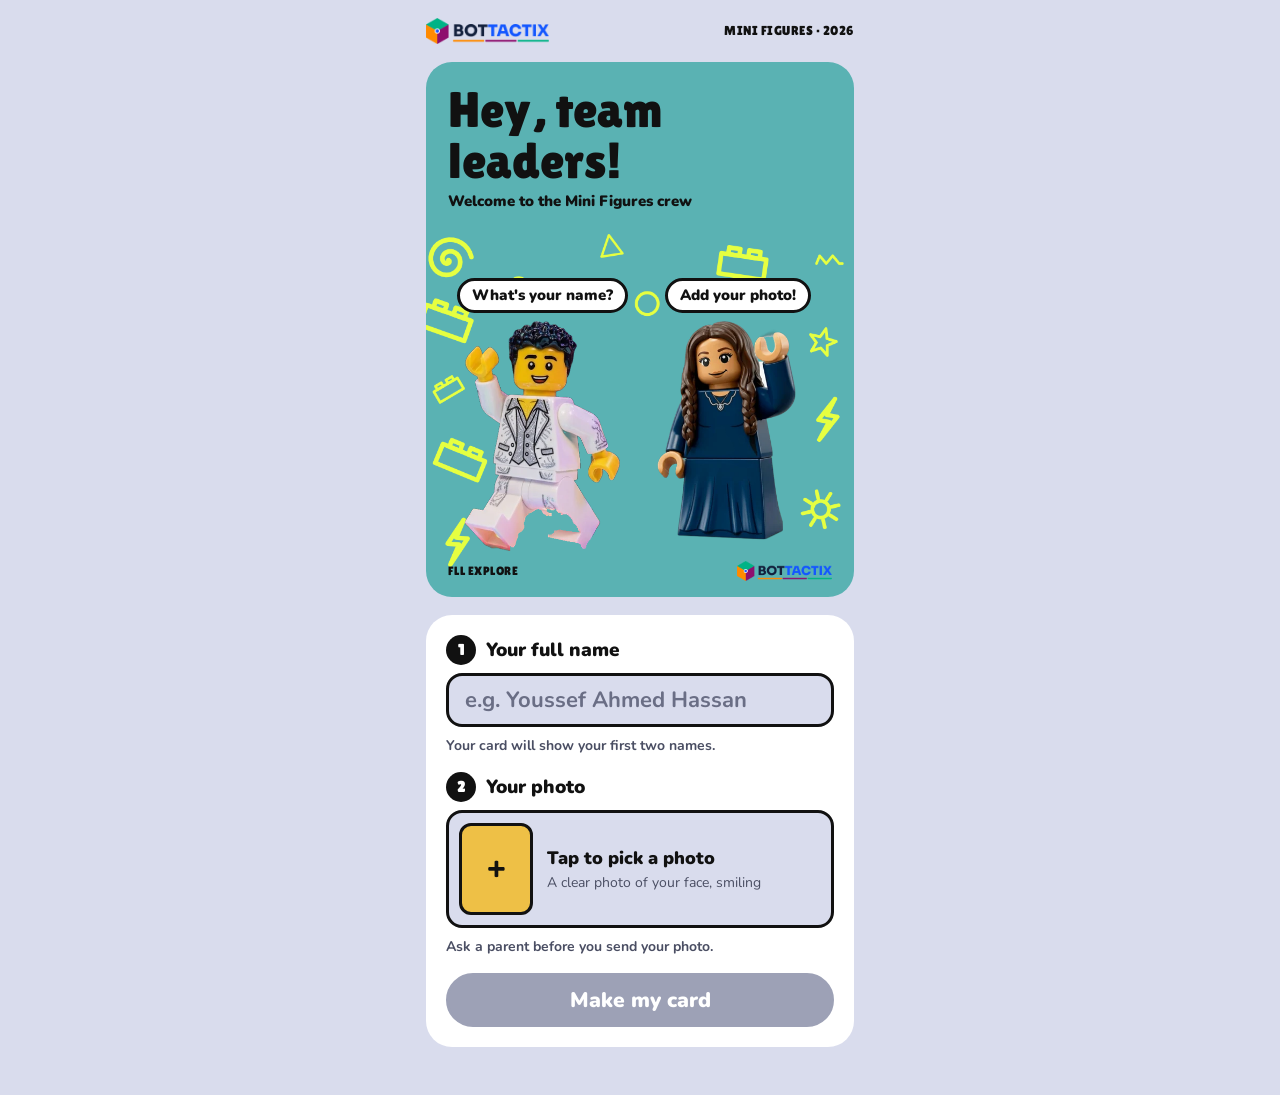
<file: index.html>
<!DOCTYPE html>
<html lang="en">
<head>
<meta charset="utf-8">
<meta name="viewport" content="width=device-width, initial-scale=1">
<title>Mini Figures</title>
<link rel="preconnect" href="https://fonts.googleapis.com">
<link rel="preconnect" href="https://fonts.gstatic.com" crossorigin>
<link href="https://fonts.googleapis.com/css2?family=Lilita+One&family=Fredoka:wght@600;700&family=Sora:wght@800&family=Baloo+Bhaijaan+2:wght@800&family=Nunito:wght@600;800;900&display=swap" rel="stylesheet">
<style>
:root {
  /* Flat collectible-card world: lavender page, bold solid card colors, black ink, neon doodles. No shadows. */
  --page: #D9DCED;
  --ink: #111111;
  --paper: #FFFFFF;
  --teal: #5AB2B3;
  --navy: #073F72;
  --red: #DE5340;
  --yellow: #EEC046;
  --display: "Lilita One", system-ui, sans-serif;
  --body: "Nunito", system-ui, sans-serif;
  color-scheme: light;
}
* { box-sizing: border-box; }
html, body { margin: 0; }
body { background: var(--page); color: var(--ink); font-family: var(--body); font-size: 17px; line-height: 1.5; }
.col { max-width: 460px; margin: 0 auto; padding: 18px 16px 48px; display: flex; flex-direction: column; gap: 18px; }
.top { display: flex; align-items: center; justify-content: space-between; gap: 12px; }
.top img { height: 26px; width: auto; }
.tag { font-family: var(--display); font-size: 13px; letter-spacing: .04em; }
h1, h2 { margin: 0; font-family: var(--display); font-weight: 400; line-height: 1.02; text-wrap: balance; }

.hero { position: relative; background: var(--teal); border-radius: 26px; padding: 22px 22px 16px; overflow: hidden; aspect-ratio: 720 / 900; display: flex; flex-direction: column; }
.hero canvas { position: absolute; inset: 0; width: 100%; height: 100%; }
.hero .head { position: relative; display: flex; flex-direction: column; gap: 4px; }
.hero h1 { font-size: clamp(34px, 10.5vw, 50px); }
.hero .sub { font-weight: 900; font-size: 15px; }
.stage { position: relative; flex: 1; display: grid; grid-template-columns: 1fr 1fr; align-items: end; gap: 6px; }
.fig { position: relative; display: flex; flex-direction: column; align-items: center; justify-content: flex-end; height: 100%; }
.fig img { width: 100%; max-height: 230px; object-fit: contain; object-position: bottom; transform-origin: 50% 100%; }
.bubble { background: var(--paper); border: 3px solid var(--ink); border-radius: 18px; padding: 5px 12px; font-weight: 900; font-size: 15px; line-height: 1.3; text-align: center; margin-bottom: 8px; min-height: 2.1em; max-width: 100%; overflow-wrap: anywhere; display: flex; align-items: center; }
.hero .foot { position: relative; display: flex; justify-content: space-between; align-items: center; margin-top: 10px; }
.hero .foot img { height: 20px; }
.hero .foot .tag { font-size: 12px; }

.panel { background: var(--paper); border-radius: 26px; padding: 20px; display: flex; flex-direction: column; gap: 16px; }
.field { display: flex; flex-direction: column; gap: 8px; }
.lab { display: flex; align-items: center; gap: 10px; font-weight: 900; font-size: 19px; }
.num { width: 30px; height: 30px; border-radius: 50%; background: var(--ink); color: var(--paper); display: inline-flex; align-items: center; justify-content: center; font-family: var(--display); font-size: 15px; flex: none; }
.lab.done .num { background: var(--teal); color: var(--ink); }
input[type="text"] { font-family: var(--body); font-weight: 900; font-size: 22px; color: var(--ink); background: var(--page); border: 3px solid var(--ink); border-radius: 16px; padding: 9px 16px; width: 100%; outline: none; }
input[type="text"]:focus { background: #EEF0FA; border-color: var(--navy); }
input[type="text"]::placeholder { color: #6A6E85; font-weight: 700; }
.pick { display: flex; align-items: center; gap: 14px; background: var(--page); border: 3px solid var(--ink); border-radius: 16px; padding: 10px; cursor: pointer; text-align: left; font: inherit; color: inherit; width: 100%; }
.pick:hover { background: #EEF0FA; }
.pick:focus-visible, button:focus-visible, a.btn:focus-visible { outline: 3px solid var(--navy); outline-offset: 3px; }
.thumb { width: 74px; height: 92px; border-radius: 12px; border: 3px solid var(--ink); background: var(--yellow); flex: none; display: flex; align-items: center; justify-content: center; overflow: hidden; font-family: var(--display); font-size: 32px; }
.thumb img { width: 100%; height: 100%; object-fit: cover; }
.pick .t1 { font-weight: 900; font-size: 18px; display: block; }
.pick .t2 { font-size: 14px; color: #4A4E63; display: block; }
.hint { font-size: 14px; font-weight: 700; color: #4A4E63; }
.err { color: #B3261E; font-weight: 800; font-size: 15px; }
.err:empty { display: none; }

button.main, a.btn.main { font-family: var(--body); font-weight: 900; font-size: 21px; background: var(--ink); color: var(--paper); border: 3px solid var(--ink); border-radius: 999px; padding: 10px 24px; cursor: pointer; width: 100%; text-align: center; text-decoration: none; display: block; }
button.main:hover { background: var(--navy); border-color: var(--navy); }
button.main:disabled { background: #9DA1B6; border-color: #9DA1B6; cursor: not-allowed; }
.btns { display: grid; grid-template-columns: 1fr 1fr; gap: 10px; }
button.alt, a.btn.alt { font-family: var(--body); font-weight: 900; font-size: 17px; background: var(--paper); color: var(--ink); border: 3px solid var(--ink); border-radius: 999px; padding: 8px 14px; cursor: pointer; text-align: center; text-decoration: none; }
button.alt:hover, a.btn.alt:hover { background: #EEF0FA; }
button.alt:disabled { opacity: .5; cursor: not-allowed; }

#result { display: none; flex-direction: column; gap: 14px; }
#result.show { display: flex; }
#result h2 { font-size: 30px; }
#cardCanvas, #cardImg { width: 100%; height: auto; display: block; border-radius: 26px; }
#cardImg { display: none; -webkit-touch-callout: default; }
.note { font-weight: 800; margin: 0; }
.status { display: inline-flex; align-items: center; gap: 8px; font-weight: 900; font-size: 15px; background: var(--paper); border-radius: 999px; padding: 5px 14px; width: fit-content; }
.dot { width: 12px; height: 12px; border-radius: 50%; background: #9DA1B6; }
.status.ok .dot { background: #1F9D55; }
.status.bad .dot { background: var(--red); }

@media (prefers-reduced-motion: no-preference) {
  .fig img { animation: bob 2.4s ease-in-out infinite; }
  .fig:nth-child(2) img { animation-delay: -1.2s; }
  .fig.jump img { animation: jump .55s ease-out; }
  .bubble.pop { animation: pop .35s ease-out; }
  #result.show { animation: rise .4s ease-out; }
  @keyframes bob { 0%, 100% { transform: translateY(0) rotate(0); } 50% { transform: translateY(-6px) rotate(2deg); } }
  @keyframes jump { 0% { transform: translateY(0); } 35% { transform: translateY(-26px) rotate(-4deg); } 70% { transform: translateY(0) scaleY(.94); } 100% { transform: none; } }
  @keyframes pop { 0% { transform: scale(.7); } 70% { transform: scale(1.06); } 100% { transform: none; } }
  @keyframes rise { from { transform: translateY(16px); opacity: .4; } to { transform: none; opacity: 1; } }
}
</style>
</head>
<body>
<div class="col">
  <div class="top">
    <img src="[data-uri]" alt="Bottactix">
    <span class="tag">MINI FIGURES · 2026</span>
  </div>

  <section class="hero" aria-label="Welcome">
    <canvas id="heroDoodles" width="720" height="900" aria-hidden="true"></canvas>
    <div class="head">
      <h1>Hey, team leaders!</h1>
      <span class="sub">Welcome to the Mini Figures crew</span>
    </div>
    <div class="stage">
      <div class="fig" id="figA">
        <div class="bubble" id="bubA">What's your name?</div>
        <img src="[data-uri]" alt="Mr. Besho as a minifigure">
      </div>
      <div class="fig" id="figB">
        <div class="bubble" id="bubB">Add your photo!</div>
        <img src="[data-uri]" alt="Coach as a minifigure">
      </div>
    </div>
    <div class="foot">
      <span class="tag">FLL EXPLORE</span>
      <img src="[data-uri]" alt="">
    </div>
  </section>

  <form class="panel" id="form" novalidate>
    <div class="field">
      <label class="lab" id="labName" for="name"><span class="num">1</span>Your full name</label>
      <input type="text" id="name" maxlength="60" autocomplete="off" autocapitalize="words" placeholder="e.g. Youssef Ahmed Hassan" aria-describedby="nameHelp nameErr">
      <span class="hint" id="nameHelp">Your card will show your first two names.</span>
      <span class="err" id="nameErr" role="alert"></span>
    </div>
    <div class="field">
      <span class="lab" id="labPhoto"><span class="num">2</span>Your photo</span>
      <button type="button" class="pick" id="pick">
        <span class="thumb" id="thumb">+</span>
        <span><span class="t1" id="pickT1">Tap to pick a photo</span><span class="t2">A clear photo of your face, smiling</span></span>
      </button>
      <input type="file" id="file" accept="image/*" hidden>
      <span class="hint">Ask a parent before you send your photo.</span>
    </div>
    <div class="err" id="formErr"></div>
    <button type="submit" class="main" id="make" disabled>Make my card</button>
  </form>

  <section id="result" aria-live="polite">
    <h2>Your card is ready</h2>
    <canvas id="cardCanvas" width="720" height="1080" aria-label="Your Mini Figure card"></canvas>
    <img id="cardImg" alt="Your Mini Figure card">
    <p class="note">You'll get the real card from the academy soon.</p>
    <div class="status" id="saveStatus"><span class="dot"></span><span id="saveText">Saving...</span></div>
    <div class="btns">
      <button class="alt" id="shuffle">Shuffle card</button>
      <a class="btn alt" id="dl" href="#" download="MiniFigure.png">Save image</a>
    </div>
    <span class="hint">On a phone, you can also press and hold the card to save it.</span>
    <button class="main" id="again">Register another leader</button>
  </section>
</div>

<script>
// Mini Figure card v4 — portrait collectible, harmonious calm palettes, studded plates, brick-letter names.
(function (global) {
  const NAVY = "#14213D";
  // Each theme: one hue family (bands deep -> pale) + one warm/cool accent that pairs with it.
  const THEMES = [
    { name: "Ocean",  bands: ["#2D5BC9", "#3F86E0", "#7EC4EC", "#FFF4DA"], plates: ["#FFB547", "#86D3F2", "#FFD574", "#5E97E8"], frame: ["#FFC15E", "#FF9A4D"], icons: ["#FFB547", "#86D3F2", "#2D5BC9"], letters: ["#FFB547", "#3F86E0", "#FFD574", "#5E97E8"], star: "#FFD574" },
    { name: "Mint",   bands: ["#178F80", "#2DB39B", "#93DCC6", "#FFF4E3"], plates: ["#FF8A7A", "#FFCB72", "#93DCC6", "#FFA896"], frame: ["#FF9C85", "#FF7468"], icons: ["#FF8A7A", "#FFCB72", "#178F80"], letters: ["#FF8A7A", "#2DB39B", "#FFCB72", "#178F80"], star: "#FFCB72" },
    { name: "Grape",  bands: ["#5940BD", "#7A62DB", "#B9AAF2", "#FFF3DC"], plates: ["#FFC85C", "#A08DF0", "#FF94A8", "#7A62DB"], frame: ["#FFCB61", "#FFA05C"], icons: ["#FFC85C", "#FF94A8", "#A08DF0"], letters: ["#FFC85C", "#7A62DB", "#FF94A8", "#5940BD"], star: "#FFC85C" },
    { name: "Peach",  bands: ["#E9714F", "#FF9468", "#FFC6A3", "#FFF6EA"], plates: ["#3570D6", "#FFD574", "#4FB2C6", "#FFB38E"], frame: ["#3E7BDE", "#4FB2C6"], icons: ["#3570D6", "#FFD574", "#4FB2C6"], letters: ["#3570D6", "#4FB2C6", "#FFB547", "#E9714F"], star: "#FFFFFF" },
    { name: "Forest", bands: ["#24805A", "#3EA46C", "#9DD593", "#FBF6E1"], plates: ["#FFA14A", "#FFD574", "#9DD593", "#5CBF8A"], frame: ["#FFD574", "#FFA14A"], icons: ["#FFA14A", "#FFD574", "#24805A"], letters: ["#FFA14A", "#3EA46C", "#FFD574", "#24805A"], star: "#FFD574" },
    { name: "Bottactix", bands: ["#18287E", "#1F5CF0", "#6D98FF", "#F7F8FC"], plates: ["#FF8A00", "#00B386", "#C2307F", "#6D98FF"], frame: ["#FF9A1F", "#00B386"], icons: ["#FF8A00", "#00B386", "#C2307F"], letters: ["#FF8A00", "#00B386", "#C2307F", "#1F5CF0"], star: "#FFC857" }
  ];
  const TAGS = ["Team Captain", "Builds first, asks later", "Never gives up", "Leader mode: ON", "Brick by brick",
    "The team's engine", "Ideas on demand", "Keeps the crew together", "Born to build", "Bricks & brains", "Plans it. Builds it."];

  function rng(seed) { let a = seed >>> 0; return () => { a |= 0; a = a + 0x6D2B79F5 | 0; let t = Math.imul(a ^ a >>> 15, 1 | a); t = t + Math.imul(t ^ t >>> 7, 61 | t) ^ t; return ((t ^ t >>> 14) >>> 0) / 4294967296; }; }
  function shade(hex, amt) {
    const n = parseInt(hex.slice(1), 16); const ch = [n >> 16, n >> 8 & 255, n & 255];
    return "#" + ch.map(v => Math.round(amt > 0 ? v + (255 - v) * amt : v * (1 + amt))).map(v => Math.max(0, Math.min(255, v)).toString(16).padStart(2, "0")).join("");
  }
  function rr(c, x, y, w, h, r) { r = Math.min(r, w / 2, h / 2); c.beginPath(); c.moveTo(x + r, y); c.arcTo(x + w, y, x + w, y + h, r); c.arcTo(x + w, y + h, x, y + h, r); c.arcTo(x, y + h, x, y, r); c.arcTo(x, y, x + w, y, r); c.closePath(); }

  // ---- studs & plates
  // realistic stud: short cylinder seen from slightly above, soft top light, darker side band, rim and specular
  function stud(c, x, y, r, col) {
    const side = r * .34, dark = shade(col, -.38), mid = shade(col, -.18);
    c.save();
    // cylinder side
    const sg = c.createLinearGradient(x - r, 0, x + r, 0);
    sg.addColorStop(0, dark); sg.addColorStop(.35, mid); sg.addColorStop(.7, shade(col, -.08)); sg.addColorStop(1, dark);
    c.beginPath(); c.arc(x, y + side, r, 0, Math.PI); c.lineTo(x - r, y); c.arc(x, y, r, Math.PI, 0, true); c.closePath();
    c.fillStyle = sg; c.fill();
    // top face
    const tg = c.createRadialGradient(x - r * .35, y - r * .4, r * .1, x, y, r * 1.05);
    tg.addColorStop(0, shade(col, .32)); tg.addColorStop(.55, shade(col, .06)); tg.addColorStop(1, shade(col, -.1));
    c.beginPath(); c.arc(x, y, r, 0, Math.PI * 2); c.fillStyle = tg; c.fill();
    c.lineWidth = Math.max(1, r * .1); c.strokeStyle = shade(col, -.3); c.stroke();
    // embossed inner ring
    c.beginPath(); c.arc(x, y, r * .62, 0, Math.PI * 2); c.lineWidth = Math.max(1, r * .08); c.strokeStyle = shade(col, -.12); c.globalAlpha = .55; c.stroke();
    c.beginPath(); c.arc(x - r * .03, y - r * .05, r * .62, Math.PI * .95, Math.PI * 1.6); c.strokeStyle = shade(col, .45); c.stroke();
    c.globalAlpha = 1;
    // specular
    c.beginPath(); c.ellipse(x - r * .38, y - r * .42, r * .3, r * .14, -Math.PI / 4, 0, Math.PI * 2); c.fillStyle = "rgba(255,255,255,.65)"; c.fill();
    c.restore();
  }
  function plate(c, x, y, w, h, col) {
    const d = 7;
    rr(c, x, y + d, w, h, 12); c.fillStyle = shade(col, -.32); c.fill();
    const g = c.createLinearGradient(0, y, 0, y + h); g.addColorStop(0, shade(col, .12)); g.addColorStop(1, shade(col, -.06));
    rr(c, x, y, w, h, 12); c.fillStyle = g; c.fill();
    rr(c, x + 3, y + 3, w - 6, h - 6, 10); c.lineWidth = 2; c.strokeStyle = "rgba(255,255,255,.35)"; c.stroke();
    const horiz = w >= h, len = horiz ? w : h, n = Math.max(1, Math.round(len / 40)), step = len / n, r = Math.min(w, h) * .27;
    for (let i = 0; i < n; i++) {
      const sx = horiz ? x + step * (i + .5) : x + w / 2, sy = horiz ? y + h / 2 - r * .15 : y + step * (i + .5) - r * .15;
      stud(c, sx, sy, r, col);
    }
  }

  // ---- isometric 2x4 brick
  function isoBrick(c, cx, cy, s, col, X = 4, Y = 2) {
    const Z = 1.15, k = Math.cos(Math.PI / 6);
    const P = (x, y, z) => [cx + (x - y) * k * s - (X - Y) * k * s / 2, cy + (x + y) * .5 * s - z * s - (X + Y) * .25 * s + Z * s / 2];
    const poly = (pts, fill) => { c.beginPath(); pts.forEach((p, i) => i ? c.lineTo(...p) : c.moveTo(...p)); c.closePath(); c.fillStyle = fill; c.fill(); c.lineWidth = Math.max(2, s * .07); c.strokeStyle = NAVY; c.lineJoin = "round"; c.stroke(); };
    poly([P(X, 0, 0), P(X, Y, 0), P(X, Y, Z), P(X, 0, Z)], shade(col, -.18));
    poly([P(0, Y, 0), P(X, Y, 0), P(X, Y, Z), P(0, Y, Z)], shade(col, -.32));
    poly([P(0, 0, Z), P(X, 0, Z), P(X, Y, Z), P(0, Y, Z)], col);
    const studs = []; for (let i = 0; i < X; i++) for (let j = 0; j < Y; j++) studs.push([i + .5, j + .5]);
    studs.sort((a, b) => (a[0] + a[1]) - (b[0] + b[1])).forEach(([i, j]) => {
      const [bx, by] = P(i, j, Z), rx = .3 * s * 1.15, ry = rx * .55, h = .26 * s;
      c.beginPath(); c.ellipse(bx, by, rx, ry, 0, 0, Math.PI); c.lineTo(bx - rx, by - h); c.ellipse(bx, by - h, rx, ry, 0, Math.PI, 0, true); c.closePath();
      c.fillStyle = shade(col, -.18); c.fill(); c.lineWidth = Math.max(1.5, s * .05); c.strokeStyle = NAVY; c.stroke();
      c.beginPath(); c.ellipse(bx, by - h, rx, ry, 0, 0, 7); c.fillStyle = shade(col, .12); c.fill(); c.stroke();
    });
  }
  function gear(c, x, y, R, col) {
    const n = 8, r = R * .74, step = Math.PI * 2 / n; c.beginPath();
    for (let i = 0; i < n; i++) {
      const a = i * step;
      [[a - step * .5, r], [a - step * .22, r], [a - step * .15, R], [a + step * .15, R], [a + step * .22, r]].forEach(([t, rad], j) => {
        const px = x + Math.cos(t) * rad, py = y + Math.sin(t) * rad; (i === 0 && j === 0) ? c.moveTo(px, py) : c.lineTo(px, py);
      });
    }
    c.closePath(); c.fillStyle = col; c.fill(); c.lineWidth = Math.max(3, R * .1); c.strokeStyle = NAVY; c.lineJoin = "round"; c.stroke();
    c.beginPath(); c.arc(x, y, R * .3, 0, 7); c.fillStyle = shade(col, .6); c.fill(); c.stroke();
  }
  function star(c, x, y, R, col, rot) {
    c.beginPath(); for (let i = 0; i < 10; i++) { const r = i % 2 ? R * .45 : R, a = rot - Math.PI / 2 + i * Math.PI / 5; c.lineTo(x + Math.cos(a) * r, y + Math.sin(a) * r); }
    c.closePath(); c.fillStyle = col; c.fill(); c.lineWidth = R * .16; c.strokeStyle = NAVY; c.lineJoin = "round"; c.stroke();
  }
  function robot(c, x, y, s, col) {
    c.save(); c.translate(x, y); c.lineJoin = "round"; c.lineWidth = s * .09; c.strokeStyle = NAVY;
    c.beginPath(); c.moveTo(0, -s * 1.05); c.lineTo(0, -s * .78); c.stroke(); c.beginPath(); c.arc(0, -s * 1.12, s * .1, 0, 7); c.fillStyle = col; c.fill(); c.stroke();
    rr(c, -s * .55, -s * .8, s * 1.1, s * .72, s * .2); c.fillStyle = col; c.fill(); c.stroke();
    c.fillStyle = NAVY; c.beginPath(); c.arc(-s * .22, -s * .45, s * .1, 0, 7); c.arc(s * .22, -s * .45, s * .1, 0, 7); c.fill();
    rr(c, -s * .42, -s * .02, s * .84, s * .7, s * .14); c.fillStyle = col; c.fill(); c.stroke();
    rr(c, -s * .78, s * .06, s * .26, s * .46, s * .12); c.fill(); c.stroke();
    rr(c, s * .52, s * .06, s * .26, s * .46, s * .12); c.fill(); c.stroke();
    c.beginPath(); c.arc(0, s * .32, s * .12, 0, 7); c.fillStyle = "#FFFFFF"; c.fill(); c.stroke();
    c.restore();
  }

  // ---- vector Bottactix logo
  function logo(c, x, y, h) {
    const r = h * .5, cx = x + r * .9, cy = y + h / 2, k = Math.cos(Math.PI / 6);
    const T = [cx, cy - r], RT = [cx + r * k, cy - r / 2], RB = [cx + r * k, cy + r / 2], B = [cx, cy + r], LB = [cx - r * k, cy + r / 2], LT = [cx - r * k, cy - r / 2], C = [cx, cy];
    const face = (pts, col) => { c.beginPath(); pts.forEach((p, i) => i ? c.lineTo(...p) : c.moveTo(...p)); c.closePath(); c.fillStyle = col; c.fill(); };
    face([T, RT, C, LT], "#00B386"); face([LT, C, B, LB], "#FF8A00"); face([C, RT, RB, B], "#8E0F6E");
    c.beginPath(); c.arc(cx, cy, r * .2, 0, 7); c.fillStyle = "#FFFFFF"; c.fill();
    c.beginPath(); c.arc(cx, cy, r * .13, 0, 7); c.fillStyle = "#1457FF"; c.fill();
    const tx = x + r * 2.1; c.textAlign = "left"; c.textBaseline = "alphabetic"; c.direction = "ltr";
    c.font = `800 ${h * .62}px "Sora", "Archivo Black", sans-serif`;
    c.fillStyle = NAVY; c.fillText("BOT", tx, cy + h * .2); const bw = c.measureText("BOT").width;
    c.fillStyle = "#1457FF"; c.fillText("TACTIX", tx + bw, cy + h * .2);
    const tw = bw + c.measureText("TACTIX").width, bar = (tw - 8) / 3, by = cy + h * .34;
    ["#FF8A00", "#8E0F6E", "#00B386"].forEach((col, i) => { rr(c, tx + i * (bar + 4), by, bar, h * .07, h * .035); c.fillStyle = col; c.fill(); });
  }

  function wave(c, R, y0, amp, W, H, fill) {
    const p = [0, .33, .66, 1].map(t => [t * W, y0 + (R() - .5) * amp * 2]);
    c.beginPath(); c.moveTo(0, p[0][1]);
    c.bezierCurveTo(W * .18, p[0][1] - amp, W * .22, p[1][1] + amp, p[1][0], p[1][1]);
    c.bezierCurveTo(W * .45, p[1][1] - amp, W * .55, p[2][1] + amp, p[2][0], p[2][1]);
    c.bezierCurveTo(W * .78, p[2][1] - amp, W * .85, p[3][1] + amp, W, p[3][1]);
    c.lineTo(W, H); c.lineTo(0, H); c.closePath(); c.fillStyle = fill; c.fill();
  }

  // ---- brick-letter names: each letter on its own 1x2 brick, words stacked as rows
  function brickName(c, R, words, cx, top, maxW, colors, isArabic) {
    const rows = words.length > 2 ? [words[0], words.slice(1).join(" ")] : words.slice(0, 2);
    const unitsOf = (w) => isArabic ? [w] : [...w.replace(/\s+/g, " ")];
    const rowUnits = rows.map(unitsOf);
    const gap = 5;
    // size so the widest row fits
    let bh = rows.length > 1 ? 82 : 100;
    const widthFor = (units, h) => units.reduce((s, u) => s + (u === " " ? h * .3 : unitW(u, h)), 0) + gap * (units.length - 1);
    function unitW(u, h) {
      if (!isArabic) return h * .84;
      c.font = `800 ${h * .62}px "Baloo Bhaijaan 2", sans-serif`; return c.measureText(u).width + h * .6;
    }
    while (Math.max(...rowUnits.map(u => widthFor(u, bh))) > maxW && bh > 36) bh -= 2;
    let ci = Math.floor(R() * colors.length);
    let y = top;
    const heights = [];
    rowUnits.forEach((units, ri) => {
      const rw = widthFor(units, bh);
      let x = cx - rw / 2 + (ri % 2 ? bh * .12 : -bh * .12) * (rowUnits.length > 1 ? 1 : 0);
      units.forEach((u) => {
        if (u === " ") { x += bh * .3 + gap; return; }
        const w = unitW(u, bh), col = colors[ci++ % colors.length];
        const dy = (R() - .5) * bh * .1, rot = (R() - .5) * .09;
        c.save(); c.translate(x + w / 2, y + bh / 2 + dy); c.rotate(rot);
        // studs
        const ns = Math.max(2, Math.round(w / (bh * .42)));
        for (let s = 0; s < ns; s++) {
          const sx = -w / 2 + w * (s + .5) / ns, sw = bh * .24, sh = bh * .13;
          rr(c, sx - sw / 2, -bh / 2 - sh + 3, sw, sh + 4, 3); c.fillStyle = shade(col, .1); c.fill(); c.lineWidth = 3; c.strokeStyle = NAVY; c.stroke();
        }
        // side face + body
        rr(c, -w / 2, -bh / 2 + 6, w, bh, 9); c.fillStyle = shade(col, -.25); c.fill();
        rr(c, -w / 2, -bh / 2, w, bh, 9); c.fillStyle = col; c.fill(); c.lineWidth = 3.5; c.strokeStyle = NAVY; c.stroke();
        // letter
        c.textAlign = "center"; c.textBaseline = "middle"; c.direction = isArabic ? "rtl" : "ltr"; c.lineJoin = "round";
        c.font = isArabic ? `800 ${bh * .62}px "Baloo Bhaijaan 2", sans-serif` : `400 ${bh * .72}px "Lilita One", sans-serif`;
        const ty = isArabic ? bh * .06 : bh * .04;
        c.lineWidth = bh * .11; c.strokeStyle = NAVY; c.strokeText(u, 0, ty); c.fillStyle = "#FFFFFF"; c.fillText(u, 0, ty);
        c.restore();
        x += w + gap;
      });
      heights.push(bh);
      y += bh + bh * .14;
    });
    c.textBaseline = "alphabetic";
    return y; // bottom
  }

  function textName(c, label, cx, top, maxW, isArabic) {
    const fam = isArabic ? '"Baloo Bhaijaan 2", sans-serif' : '"Lilita One", sans-serif';
    let size = isArabic ? 84 : 96;
    do { c.font = `${isArabic ? 800 : 400} ${size}px ${fam}`; size -= 3; } while (c.measureText(label).width > maxW && size > 40);
    const base = top + size * .82;
    c.save(); c.translate(cx, base); if (!isArabic) c.transform(1, 0, -0.12, 1, 0, 0);
    c.textAlign = "center"; c.direction = isArabic ? "rtl" : "ltr"; c.lineJoin = "round";
    c.lineWidth = 16; c.strokeStyle = NAVY; c.strokeText(label, 0, 6); c.fillStyle = NAVY; c.fillText(label, 0, 6);
    c.lineWidth = 11; c.strokeText(label, 0, 0); c.fillStyle = "#FFFFFF"; c.fillText(label, 0, 0);
    c.restore();
    return base + 16;
  }


  // ================= NAME STYLES (each draws name + tagline, returns bottom y) =================
  function fitFont(c, text, weight, fam, start, maxW, min = 36) {
    let size = start; do { c.font = `${weight} ${size}px ${fam}`; size -= 2; } while (c.measureText(text).width > maxW && size > min); return size + 2;
  }
  const AR_FAM = '"Baloo Bhaijaan 2", sans-serif';
  // 1. Sticker: navy letters with a thick white sticker edge
  function nameSticker(c, th, name, tag, ar, W) {
    const label = ar ? name : name.toUpperCase(), fam = ar ? AR_FAM : '"Lilita One", sans-serif', wt = ar ? 800 : 400;
    const size = fitFont(c, label, wt, fam, 92, 490), base = 92 + size * .8;
    c.textAlign = "center"; c.direction = ar ? "rtl" : "ltr"; c.lineJoin = "round"; c.font = `${wt} ${size}px ${fam}`;
    c.lineWidth = 18; c.strokeStyle = "#FFFFFF"; c.strokeText(label, W / 2, base); c.fillStyle = NAVY; c.fillText(label, W / 2, base);
    c.font = '900 28px "Nunito", sans-serif'; c.direction = "ltr";
    const tw = c.measureText(tag).width + 40; rr(c, W / 2 - tw / 2, base + 20, tw, 44, 22); c.fillStyle = NAVY; c.fill();
    c.fillStyle = "#FFFFFF"; c.fillText(tag, W / 2, base + 52);
    return base + 64;
  }
  // 2. Name tile: a white printed tile with studs, like a LEGO nameplate
  function nameTile(c, th, name, tag, ar, W) {
    const x = 92, w = W - 184, y = 88, h = 150;
    for (let i = 0; i < 6; i++) { rr(c, x + 30 + i * (w - 60) / 5 - 22, y - 14, 44, 20, 6); c.fillStyle = "#FFFFFF"; c.fill(); c.lineWidth = 4; c.strokeStyle = NAVY; c.stroke(); }
    rr(c, x, y + 7, w, h, 22); c.fillStyle = "#C9CEDF"; c.fill();
    rr(c, x, y, w, h, 22); c.fillStyle = "#FFFFFF"; c.fill(); c.lineWidth = 5; c.strokeStyle = NAVY; c.stroke();
    const label = ar ? name : name.toUpperCase(), fam = ar ? AR_FAM : '"Sora", sans-serif';
    const size = fitFont(c, label, 800, fam, 68, w - 50);
    c.textAlign = "center"; c.direction = ar ? "rtl" : "ltr"; c.fillStyle = NAVY; c.font = `800 ${size}px ${fam}`;
    c.fillText(label, W / 2, y + 62 + size * .32);
    c.font = '900 26px "Nunito", sans-serif'; c.direction = "ltr"; c.fillStyle = th.bands[0];
    c.fillText(tag.toUpperCase(), W / 2, y + h - 22);
    return y + h + 10;
  }
  // 3. Stacked: first name huge, second name under it in the accent colour
  function nameStacked(c, th, name, tag, ar, W) {
    const parts = name.split(" "), first = ar ? parts[0] : parts[0].toUpperCase(), second = ar ? (parts[1] || "") : (parts[1] || "").toUpperCase();
    const fam = ar ? AR_FAM : '"Archivo Black", sans-serif', wt = ar ? 800 : 400, tx = ar ? W - 90 : 90;
    c.textAlign = ar ? "right" : "left"; c.direction = ar ? "rtl" : "ltr";
    const s1 = fitFont(c, first, wt, fam, 104, W - 180); const b1 = 88 + s1 * .78;
    c.fillStyle = "#FFFFFF"; c.fillText(first, tx, b1);
    let b2 = b1;
    if (second) { const s2 = fitFont(c, second, wt, fam, 58, W - 180); b2 = b1 + s2 * .95 + 4; c.fillStyle = th.frame[0]; c.fillText(second, tx, b2); }
    c.font = '800 26px "Nunito", sans-serif'; c.direction = "ltr"; c.fillStyle = "#FFFFFF"; c.globalAlpha = .9;
    c.fillText(tag, tx, b2 + 40); c.globalAlpha = 1;
    return b2 + 50;
  }
  // 4. Ribbon: a banner across the top with folded tails
  function nameRibbon(c, th, name, tag, ar, W) {
    const y = 96, h = 104, x0 = 70, x1 = W - 70, col = th.frame[0], dark = shade(col, -.3);
    const tail = (dir) => { const xe = dir < 0 ? x0 : x1, xo = xe + dir * 52; c.beginPath(); c.moveTo(xe - dir * 10, y + 22); c.lineTo(xo, y + 22); c.lineTo(xo - dir * 22, y + 22 + h / 2); c.lineTo(xo, y + 22 + h); c.lineTo(xe - dir * 10, y + 22 + h); c.closePath(); c.fillStyle = dark; c.fill(); c.lineWidth = 4; c.strokeStyle = NAVY; c.lineJoin = "round"; c.stroke(); };
    tail(-1); tail(1);
    rr(c, x0, y, x1 - x0, h, 14); c.fillStyle = col; c.fill(); c.lineWidth = 5; c.strokeStyle = NAVY; c.stroke();
    const label = ar ? name : name.toUpperCase(), fam = ar ? AR_FAM : '"Lilita One", sans-serif', wt = ar ? 800 : 400;
    const size = fitFont(c, label, wt, fam, 74, x1 - x0 - 50);
    c.textAlign = "center"; c.direction = ar ? "rtl" : "ltr"; c.lineJoin = "round";
    c.lineWidth = 10; c.strokeStyle = NAVY; c.strokeText(label, W / 2, y + h / 2 + size * .34); c.fillStyle = "#FFFFFF"; c.fillText(label, W / 2, y + h / 2 + size * .34);
    c.font = '900 28px "Nunito", sans-serif'; c.direction = "ltr"; c.fillStyle = "#FFFFFF"; c.fillText(tag, W / 2, y + h + 58);
    return y + h + 70;
  }
  // 5. Bubble: soft rounded letters, friendly and light
  function nameBubble(c, th, name, tag, ar, W) {
    const label = ar ? name : name, fam = ar ? AR_FAM : '"Fredoka", sans-serif', wt = ar ? 800 : 700;
    const size = fitFont(c, label, wt, fam, 96, 490), base = 90 + size * .8;
    c.textAlign = "center"; c.direction = ar ? "rtl" : "ltr"; c.lineJoin = "round"; c.font = `${wt} ${size}px ${fam}`;
    c.lineWidth = 12; c.strokeStyle = NAVY; c.strokeText(label, W / 2, base + 5); c.fillStyle = NAVY; c.fillText(label, W / 2, base + 5);
    c.lineWidth = 8; c.strokeText(label, W / 2, base); c.fillStyle = "#FFFFFF"; c.fillText(label, W / 2, base);
    c.font = '600 30px "Fredoka", "Nunito", sans-serif'; c.direction = "ltr"; c.fillStyle = "#FFFFFF"; c.fillText(tag, W / 2, base + 50);
    return base + 62;
  }
  const NAME_STYLES = { sticker: nameSticker, tile: nameTile, stacked: nameStacked, ribbon: nameRibbon, bubble: nameBubble };

  // leader badge: minifig with a crown
  function leaderIcon(c, x, y, s, body) {
    c.save(); c.translate(x, y); c.lineJoin = "round"; c.lineWidth = s * .07; c.strokeStyle = NAVY;
    // torso
    c.beginPath(); c.moveTo(-s * .42, s * .2); c.lineTo(s * .42, s * .2); c.lineTo(s * .55, s * .78); c.lineTo(-s * .55, s * .78); c.closePath(); c.fillStyle = body; c.fill(); c.stroke();
    star(c, 0, s * .48, s * .14, "#FFFFFF", 0);
    // head
    rr(c, -s * .3, -s * .32, s * .6, s * .52, s * .16); c.fillStyle = "#F5CD2F"; c.fill(); c.stroke();
    c.fillStyle = NAVY; c.beginPath(); c.arc(-s * .11, -s * .1, s * .045, 0, 7); c.arc(s * .11, -s * .1, s * .045, 0, 7); c.fill();
    c.beginPath(); c.arc(0, -s * .02, s * .13, .2 * Math.PI, .8 * Math.PI); c.lineWidth = s * .05; c.stroke(); c.lineWidth = s * .07;
    // crown
    c.beginPath(); c.moveTo(-s * .34, -s * .36); c.lineTo(-s * .38, -s * .72); c.lineTo(-s * .18, -s * .52); c.lineTo(0, -s * .8); c.lineTo(s * .18, -s * .52); c.lineTo(s * .38, -s * .72); c.lineTo(s * .34, -s * .36); c.closePath();
    c.fillStyle = "#FFC62E"; c.fill(); c.stroke();
    c.restore();
  }


  // ================= RAINFOREST EASTER EGGS (BIOGLOW season) =================
  function frog(c, x, y, s) { // sits with bottom at y
    c.save(); c.translate(x, y); c.lineJoin = "round"; c.lineWidth = s * .07; c.strokeStyle = NAVY;
    c.beginPath(); c.ellipse(0, -s * .32, s * .55, s * .36, 0, 0, 7); c.fillStyle = "#4CC46A"; c.fill(); c.stroke();
    [-1, 1].forEach(k => { c.beginPath(); c.ellipse(k * s * .42, -s * .04, s * .2, s * .1, 0, 0, 7); c.fillStyle = "#3BA857"; c.fill(); c.stroke(); });
    [-1, 1].forEach(k => {
      c.beginPath(); c.arc(k * s * .27, -s * .66, s * .19, 0, 7); c.fillStyle = "#4CC46A"; c.fill(); c.stroke();
      c.beginPath(); c.arc(k * s * .27, -s * .66, s * .11, 0, 7); c.fillStyle = "#FFFFFF"; c.fill();
      c.beginPath(); c.arc(k * s * .27 + s * .02, -s * .65, s * .06, 0, 7); c.fillStyle = NAVY; c.fill();
      c.beginPath(); c.arc(k * s * .36, -s * .3, s * .07, 0, 7); c.fillStyle = "#FF8FA3"; c.fill();
    });
    c.beginPath(); c.arc(0, -s * .38, s * .2, .15 * Math.PI, .85 * Math.PI); c.lineWidth = s * .05; c.stroke();
    c.restore();
  }
  function toucan(c, x, y, s) { // perched, feet at y, facing right
    c.save(); c.translate(x, y); c.lineJoin = "round"; c.lineWidth = s * .06; c.strokeStyle = NAVY;
    c.beginPath(); c.moveTo(-s * .15, -s * .1); c.lineTo(-s * .45, s * .05); c.lineTo(-s * .2, s * .02); c.closePath(); c.fillStyle = "#1E2433"; c.fill(); c.stroke();
    c.beginPath(); c.ellipse(0, -s * .45, s * .3, s * .42, 0, 0, 7); c.fillStyle = "#1E2433"; c.fill(); c.stroke();
    c.beginPath(); c.ellipse(s * .1, -s * .55, s * .16, s * .2, 0, 0, 7); c.fillStyle = "#FFF4D6"; c.fill();
    c.beginPath(); c.moveTo(s * .2, -s * .72); c.bezierCurveTo(s * .55, -s * .82, s * .85, -s * .7, s * .9, -s * .58); c.bezierCurveTo(s * .7, -s * .5, s * .4, -s * .52, s * .2, -s * .56); c.closePath();
    const g = c.createLinearGradient(s * .2, 0, s * .9, 0); g.addColorStop(0, "#FFC62E"); g.addColorStop(.65, "#FF8A00"); g.addColorStop(1, "#E8322B");
    c.fillStyle = g; c.fill(); c.stroke();
    c.beginPath(); c.arc(s * .08, -s * .7, s * .08, 0, 7); c.fillStyle = "#4FB2E8"; c.fill(); c.stroke();
    c.beginPath(); c.arc(s * .09, -s * .7, s * .035, 0, 7); c.fillStyle = NAVY; c.fill();
    [-.08, .08].forEach(k => { c.beginPath(); c.moveTo(k * s, -s * .05); c.lineTo(k * s, s * .05); c.lineWidth = s * .05; c.strokeStyle = "#FF8A00"; c.stroke(); });
    c.restore();
  }
  function sloth(c, x, y, s) { // hangs: hands at y
    c.save(); c.translate(x, y); c.lineJoin = "round"; c.lineCap = "round"; c.strokeStyle = NAVY;
    [-1, 1].forEach(k => { c.beginPath(); c.moveTo(k * s * .18, 0); c.lineTo(k * s * .3, s * .5); c.lineWidth = s * .2; c.strokeStyle = "#9B7653"; c.stroke(); });
    c.beginPath(); c.arc(0, s * .7, s * .36, 0, 7); c.fillStyle = "#A9825E"; c.fill(); c.lineWidth = s * .06; c.strokeStyle = NAVY; c.stroke();
    c.beginPath(); c.ellipse(0, s * .74, s * .27, s * .2, 0, 0, 7); c.fillStyle = "#F1DFC5"; c.fill();
    [-1, 1].forEach(k => {
      c.beginPath(); c.ellipse(k * s * .13, s * .71, s * .1, s * .06, k * .5, 0, 7); c.fillStyle = "#5A3F2B"; c.fill();
      c.beginPath(); c.arc(k * s * .13, s * .71, s * .03, 0, 7); c.fillStyle = "#FFFFFF"; c.fill();
    });
    c.beginPath(); c.ellipse(0, s * .8, s * .05, s * .035, 0, 0, 7); c.fillStyle = NAVY; c.fill();
    c.beginPath(); c.arc(0, s * .82, s * .08, .2 * Math.PI, .8 * Math.PI); c.lineWidth = s * .035; c.stroke();
    [-1, 1].forEach(k => { c.beginPath(); c.arc(k * s * .18, 0, s * .07, 0, 7); c.fillStyle = "#5A3F2B"; c.fill(); });
    c.restore();
  }
  function butterfly(c, x, y, s, rot) { // blue morpho
    c.save(); c.translate(x, y); c.rotate(rot); c.lineJoin = "round"; c.lineWidth = s * .07; c.strokeStyle = NAVY;
    const g = c.createRadialGradient(0, 0, s * .1, 0, 0, s); g.addColorStop(0, "#7FE0FF"); g.addColorStop(1, "#1E6BE0");
    [-1, 1].forEach(k => {
      c.beginPath(); c.ellipse(k * s * .42, -s * .22, s * .42, s * .34, k * -.5, 0, 7); c.fillStyle = g; c.fill(); c.stroke();
      c.beginPath(); c.ellipse(k * s * .3, s * .28, s * .26, s * .22, k * .6, 0, 7); c.fillStyle = g; c.fill(); c.stroke();
    });
    c.beginPath(); c.ellipse(0, 0, s * .07, s * .42, 0, 0, 7); c.fillStyle = NAVY; c.fill();
    c.beginPath(); c.moveTo(0, -s * .38); c.quadraticCurveTo(-s * .1, -s * .6, -s * .22, -s * .62); c.moveTo(0, -s * .38); c.quadraticCurveTo(s * .1, -s * .6, s * .22, -s * .62); c.lineWidth = s * .04; c.stroke();
    c.restore();
  }
  function monstera(c, x, y, s, rot, col) { // pointed rainforest leaf from its stem base at x,y
    c.save(); c.translate(x, y); c.rotate(rot); c.lineJoin = "round"; c.lineCap = "round";
    c.beginPath(); c.moveTo(0, s * .12); c.lineTo(0, 0); c.lineWidth = s * .06; c.strokeStyle = shade(col, -.35); c.stroke();
    c.beginPath(); c.moveTo(0, 0);
    c.bezierCurveTo(-s * .52, -s * .12, -s * .5, -s * .72, 0, -s);
    c.bezierCurveTo(s * .5, -s * .72, s * .52, -s * .12, 0, 0); c.closePath();
    c.fillStyle = col; c.fill(); c.lineWidth = s * .045; c.strokeStyle = NAVY; c.stroke();
    c.strokeStyle = shade(col, -.3); c.lineWidth = s * .035;
    c.beginPath(); c.moveTo(0, -s * .04); c.quadraticCurveTo(s * .04, -s * .5, 0, -s * .9); c.stroke();
    [.28, .48, .68].forEach(t => [-1, 1].forEach(k => { c.beginPath(); c.moveTo(0, -s * t); c.quadraticCurveTo(k * s * .18, -s * (t + .06), k * s * .3, -s * (t + .16)); c.stroke(); }));
    c.restore();
  }
  function paws(c, x, y, s, col) {
    c.save(); c.fillStyle = col;
    [[0, 0, -.3], [s * 1.3, -s * .5, -.1], [s * 2.6, 0, .15]].forEach(([dx, dy, r]) => {
      c.save(); c.translate(x + dx, y + dy); c.rotate(r);
      c.beginPath(); c.ellipse(0, s * .15, s * .3, s * .25, 0, 0, 7); c.fill();
      [[-.3, -.2], [-.1, -.35], [.1, -.35], [.3, -.2]].forEach(([a, b]) => { c.beginPath(); c.arc(a * s, b * s, s * .1, 0, 7); c.fill(); });
      c.restore();
    });
    c.restore();
  }

  async function drawCard(canvas, { name, code, seed, theme, nameStyle }, photoImg) {
    const c = canvas.getContext("2d"), W = 720, H = 1080, R = rng(seed);
    const ti = Number.isInteger(theme) && theme >= 0 ? theme % THEMES.length : Math.floor(R() * THEMES.length);
    const th = THEMES[ti], tag = TAGS[Math.floor(R() * TAGS.length)];
    c.clearRect(0, 0, W, H);
    c.save(); rr(c, 0, 0, W, H, 44); c.clip();

    // calm vertical bands: deep -> mid -> light -> pale
    const g0 = c.createLinearGradient(0, 0, 0, 420); g0.addColorStop(0, th.bands[0]); g0.addColorStop(1, shade(th.bands[0], .08));
    c.fillStyle = g0; c.fillRect(0, 0, W, H);
    wave(c, R, 470, 34, W, H, th.bands[1]);
    wave(c, R, 690, 32, W, H, th.bands[2]);
    // pale bottom (logo + code live here)
    c.beginPath(); c.moveTo(0, 905); c.bezierCurveTo(180, 870, 330, 930, 470, 900); c.bezierCurveTo(580, 878, 660, 880, W, 895); c.lineTo(W, H); c.lineTo(0, H); c.closePath(); c.fillStyle = th.bands[3]; c.fill();

    // studded corner brackets
    const P = th.plates;
    plate(c, 18, 18, 50, 150, P[0]); plate(c, 18, 18, 170, 50, P[1]);
    plate(c, W - 68, 18, 50, 150, P[2]); plate(c, W - 188, 18, 170, 50, P[3]);

    // name
    const ar = /[\u0600-\u06FF]/.test(name);
    const words = name.trim().split(/\s+/);
    const fn = NAME_STYLES[nameStyle] || nameSticker;
    const bottom = fn(c, th, words.slice(0, 2).join(" "), tag, ar, W);
    const tagY = bottom;

    // photo in studded frame
    const fy = Math.max(tagY + 26, 270), fh = Math.max(420, Math.min(540, 868 - fy)), fw = Math.min(410, Math.round(fh * .8)), fx = (W - fw) / 2, b = 32;
    // rainforest leaves peeking from behind the frame
    const leafCol = ["#3FA76C", "#2E8B57", "#5CBF8A"];
    monstera(c, fx + 18, fy + fh - 26, 96 + R() * 14, -1.05 - R() * .25, leafCol[Math.floor(R() * 3)]);
    monstera(c, fx + 14, fy + fh - 34, 70 + R() * 10, -1.6 - R() * .2, leafCol[Math.floor(R() * 3)]);
    monstera(c, fx + fw - 18, fy + fh - 30, 90 + R() * 14, 1.05 + R() * .25, leafCol[Math.floor(R() * 3)]);
    rr(c, fx, fy + 8, fw, fh, 30); c.fillStyle = shade(th.frame[1], -.28); c.fill();
    const fg = c.createLinearGradient(fx, fy, fx + fw, fy + fh); fg.addColorStop(0, th.frame[0]); fg.addColorStop(1, th.frame[1]);
    rr(c, fx, fy, fw, fh, 30); c.fillStyle = fg; c.fill();
    const sr = 9.5;
    for (let i = 0; i < 8; i++) { const sx = fx + b + (fw - 2 * b) * (i + .5) / 8; stud(c, sx, fy + b / 2, sr, th.frame[0]); stud(c, sx, fy + fh - b / 2, sr, th.frame[1]); }
    for (let i = 0; i < 10; i++) { const sy = fy + b + (fh - 2 * b) * (i + .5) / 10; stud(c, fx + b / 2, sy, sr, th.frame[0]); stud(c, fx + fw - b / 2, sy, sr, th.frame[1]); }
    const px = fx + b, py = fy + b, pw = fw - 2 * b, ph = fh - 2 * b;
    c.save(); rr(c, px, py, pw, ph, 16); c.clip(); c.fillStyle = "#FFFFFF"; c.fillRect(px, py, pw, ph);
    if (photoImg) {
      const r = pw / ph, ir = photoImg.width / photoImg.height; let sw, sh, sx, sy;
      if (ir > r) { sh = photoImg.height; sw = sh * r; sx = (photoImg.width - sw) / 2; sy = 0; } else { sw = photoImg.width; sh = sw / r; sx = 0; sy = (photoImg.height - sh) / 2; }
      c.drawImage(photoImg, sx, sy, sw, sh, px, py, pw, ph);
    }
    c.restore();
    rr(c, px, py, pw, ph, 16); c.lineWidth = 4; c.strokeStyle = NAVY; c.stroke();
    c.font = '900 28px "Nunito", sans-serif'; c.textAlign = "center"; c.direction = "ltr";
    const pwid = c.measureText("MINI FIGURE").width + 56;
    rr(c, W / 2 - pwid / 2, fy + fh - 30, pwid, 52, 26); c.fillStyle = NAVY; c.fill(); c.lineWidth = 4; c.strokeStyle = "#FFFFFF"; c.stroke();
    c.fillStyle = "#FFFFFF"; c.fillText("MINI FIGURE", W / 2, fy + fh + 6);
    // a friend sitting on the frame
    if (R() < .5) frog(c, fx + fw - 70, fy + 4, 58); else toucan(c, fx + 58, fy + 4, 70);
    // sloth hanging from a corner piece (some cards)
    if (R() < .6) { if (R() < .5) sloth(c, 43, 172, 78); else sloth(c, W - 43, 172, 78); }


    // side icons (narrow margins)
    const ic = th.icons;
    const L = Math.max(70, fx / 2), Rr = Math.min(W - 70, W - fx / 2), k = fh / 470;
    const slots = [[L, fy + 40 * k, "brick"], [L + 6, fy + 165 * k, "butterfly"], [L, fy + 285 * k, "mid"], [Rr, fy + 70 * k, "mid"], [Rr - 10, fy + 190 * k, "star"], [Rr, fy + 290 * k, "brick"]];
    slots.forEach(([x, y, kind]) => {
      x += (R() - .5) * 14; y += (R() - .5) * 18; const col = ic[Math.floor(R() * ic.length)];
      if (kind === "butterfly") butterfly(c, x, y, 34, (R() - .5) * .6);
      else if (kind === "brick") isoBrick(c, x, y, 17 + R() * 3, col);
      else if (kind === "star") star(c, x, y, 14 + R() * 5, th.star, (R() - .5) * .6);
      else if (R() < .5) gear(c, x, y, 30, col); else robot(c, x, y + 6, 40, col);
    });

    // footer
    if (R() < .7) paws(c, 290 + R() * 40, 934, 17, shade(th.bands[3], -.22));
    logo(c, 38, 966, 58);
    c.font = '800 42px "Sora", sans-serif'; c.textAlign = "right"; c.direction = "ltr"; c.fillStyle = NAVY; c.fillText(code, W - 42, 1012);
    const cw = c.measureText(code).width;
    isoBrick(c, W - 42 - cw - 52, 994, 12, ic[0]);

    c.restore();
    return th.name;
  }

  global.MiniCard = { drawCard, themes: THEMES, logo };
})(window);

</script>
<script>
(() => {
  const $ = (id) => document.getElementById(id);
  const reduce = matchMedia("(prefers-reduced-motion: reduce)").matches;
  const API = "https://script.google.com/macros/s/AKfycbyreHC5FMbctcoXF3_nD2PUGEOq9U088-Q5asrcz-w8es3uQEAv2KcwyM6Meht9aTB6/exec";
  const hasServer = true;
  const state = { name: "", cardName: "", photo: null, code: "", row: 0, seed: 0, theme: -1, busy: false, saving: false, pendingSave: false };
  const imgs = {};

  const THEMES = MiniCard.themes;

  function rng(seed) { let a = seed >>> 0; return () => { a |= 0; a = a + 0x6D2B79F5 | 0; let t = Math.imul(a ^ a >>> 15, 1 | a); t = t + Math.imul(t ^ t >>> 7, 61 | t) ^ t; return ((t ^ t >>> 14) >>> 0) / 4294967296; }; }
  const newSeed = () => (Math.random() * 2 ** 31) >>> 0;
  const newTheme = (prev) => { let t; do { t = Math.floor(Math.random() * THEMES.length); } while (t === prev); return t; };

  function loadImg(src) { return new Promise((res, rej) => { const i = new Image(); i.onload = () => res(i); i.onerror = rej; i.src = src; }); }
  const assetsReady = Promise.all([loadImg("[data-uri]"), loadImg("[data-uri]")]).then(([d, l]) => { imgs.dark = d; imgs.light = l; }).catch(() => {});
  const fontsReady = Promise.all([document.fonts.load('400 80px "Lilita One"'), document.fonts.load('700 80px "Fredoka"'), document.fonts.load('600 30px "Fredoka"'), document.fonts.load('800 40px "Sora"'), document.fonts.load('800 80px "Baloo Bhaijaan 2"'), document.fonts.load('900 30px "Nunito"')]).catch(() => {});

  // ---- Doodles (line art)
  const DOODLES = {
    star(c, s) { c.beginPath(); for (let i = 0; i < 10; i++) { const r = i % 2 ? s * .42 : s; const a = -Math.PI / 2 + i * Math.PI / 5; c.lineTo(Math.cos(a) * r, Math.sin(a) * r); } c.closePath(); c.stroke(); },
    sparkle(c, s) { c.beginPath(); c.moveTo(0, -s); c.quadraticCurveTo(0, 0, s, 0); c.quadraticCurveTo(0, 0, 0, s); c.quadraticCurveTo(0, 0, -s, 0); c.quadraticCurveTo(0, 0, 0, -s); c.stroke(); },
    plus(c, s) { c.beginPath(); c.moveTo(-s, 0); c.lineTo(s, 0); c.moveTo(0, -s); c.lineTo(0, s); c.stroke(); },
    ring(c, s) { c.beginPath(); c.arc(0, 0, s * .7, 0, Math.PI * 2); c.stroke(); },
    zig(c, s) { c.beginPath(); c.moveTo(-s, s * .3); for (let i = 0; i < 4; i++) c.lineTo(-s + (i + .5) * s / 2, i % 2 ? s * .3 : -s * .3); c.lineTo(s, s * .3); c.stroke(); },
    bolt(c, s) { c.beginPath(); c.moveTo(s * .2, -s); c.lineTo(-s * .4, s * .1); c.lineTo(s * .1, s * .1); c.lineTo(-s * .2, s); c.lineTo(s * .45, -s * .2); c.lineTo(-s * .05, -s * .2); c.closePath(); c.stroke(); },
    brick(c, s) { c.strokeRect(-s, -s * .35, s * 2, s * .9); c.beginPath(); c.rect(-s * .7, -s * .65, s * .5, s * .3); c.rect(s * .2, -s * .65, s * .5, s * .3); c.stroke(); },
    crown(c, s) { c.beginPath(); c.moveTo(-s, s * .5); c.lineTo(-s, -s * .4); c.lineTo(-s * .45, s * .05); c.lineTo(0, -s * .6); c.lineTo(s * .45, s * .05); c.lineTo(s, -s * .4); c.lineTo(s, s * .5); c.closePath(); c.stroke(); },
    swirl(c, s) { c.beginPath(); for (let t = 0; t < 4 * Math.PI; t += .2) { const r = s * t / (4 * Math.PI); c.lineTo(Math.cos(t) * r, Math.sin(t) * r); } c.stroke(); },
    tri(c, s) { c.beginPath(); c.moveTo(0, -s); c.lineTo(s * .9, s * .7); c.lineTo(-s * .9, s * .7); c.closePath(); c.stroke(); },
    rays(c, s) { c.beginPath(); for (let i = 0; i < 3; i++) { const a = -Math.PI / 2 + (i - 1) * .55; c.moveTo(Math.cos(a) * s * .35, Math.sin(a) * s * .35); c.lineTo(Math.cos(a) * s, Math.sin(a) * s); } c.stroke(); },
    gear(c, s) { c.beginPath(); c.arc(0, 0, s * .45, 0, Math.PI * 2); c.stroke(); c.beginPath(); for (let i = 0; i < 8; i++) { const a = i * Math.PI / 4; c.moveTo(Math.cos(a) * s * .6, Math.sin(a) * s * .6); c.lineTo(Math.cos(a) * s, Math.sin(a) * s); } c.stroke(); }
  };
  const DKEYS = Object.keys(DOODLES);
  function drawDoodles(ctx, R, color, area, avoid, count, minDist) {
    ctx.save(); ctx.strokeStyle = color; ctx.lineCap = "round"; ctx.lineJoin = "round";
    const placed = []; let tries = 0;
    while (placed.length < count && tries++ < 600) {
      const x = area.x + R() * area.w, y = area.y + R() * area.h;
      if (avoid.some(a => x > a.x && x < a.x + a.w && y > a.y && y < a.y + a.h)) continue;
      if (placed.some(p => Math.hypot(p[0] - x, p[1] - y) < minDist)) continue;
      placed.push([x, y]);
      const s = 18 + R() * 22, k = DKEYS[Math.floor(R() * DKEYS.length)];
      ctx.save(); ctx.translate(x, y); ctx.rotate((R() - .5) * 1.2); ctx.lineWidth = Math.max(4, s * .2); DOODLES[k](ctx, s); ctx.restore();
    }
    ctx.restore();
  }
  drawDoodles($("heroDoodles").getContext("2d"), rng(7), "#E6FF41", { x: 30, y: 300, w: 660, h: 540 }, [{ x: 0, y: 0, w: 720, h: 300 }, { x: 60, y: 420, w: 600, h: 420 }], 14, 95);

  // ---- Card
  function rr(c, x, y, w, h, r) { c.beginPath(); c.moveTo(x + r, y); c.arcTo(x + w, y, x + w, y + h, r); c.arcTo(x + w, y + h, x, y + h, r); c.arcTo(x, y + h, x, y, r); c.arcTo(x, y, x + w, y, r); c.closePath(); }
  const isAr = (t) => /[؀-ۿ]/.test(t);
  async function drawCard(canvas, data, photoImg) {
    await fontsReady;
    const code = String(data.code || "").replace(/^MF-/, "M-");
    return MiniCard.drawCard(canvas, { ...data, code, nameStyle: "bubble" }, photoImg);
  }

  // ---- Live form
  let photoImg = null;
  function poke(fig, bub, text) { bub.textContent = text; bub.classList.remove("pop"); fig.classList.remove("jump"); void bub.offsetWidth; bub.classList.add("pop"); fig.classList.add("jump"); }
  // ---- Name rules: letters only, at least first + second name, each word capitalised.
  // Full name is saved; the card shows the first two names.
  const titleWord = (w) => w.split("-").map(p => p ? p.charAt(0).toLocaleUpperCase() + p.slice(1).toLocaleLowerCase() : p).join("-");
  function checkName(raw) {
    const s = raw.trim().replace(/\s+/g, " ");
    if (!s) return { err: "Type your first and second name." };
    if (/[^\p{L}\p{M}\s'-]/u.test(s)) return { err: "Use letters only, no numbers or symbols." };
    const words = s.split(" ").map(titleWord);
    if (words.length < 2) return { err: "Add your second name too." };
    if (words.some(w => w.replace(/['-]/g, "").length < 2)) return { err: "Each name needs at least 2 letters." };
    const full = words.join(" ");
    if (full.length > 60) return { err: "That name is too long." };
    return { full, card: words.slice(0, 2).join(" ") };
  }
  function nameState() { const r = checkName($("name").value); state.name = r.full || ""; state.cardName = r.card || ""; return r; }
  function showNameErr(r) { $("nameErr").textContent = r.err || ""; $("name").setAttribute("aria-invalid", r.err ? "true" : "false"); }
  function refresh() {
    $("make").disabled = !(state.name && state.photo) || state.busy;
    $("labName").classList.toggle("done", !!state.name);
    $("labPhoto").classList.toggle("done", !!state.photo);
  }
  let typingTimer = null, lastFirst = "";
  $("name").addEventListener("input", () => {
    const r = nameState();
    // while typing: flag bad characters right away; otherwise only update an error that's already showing
    if ($("nameErr").textContent || /[^\p{L}\p{M}\s'-]/u.test($("name").value)) showNameErr(r);
    refresh(); clearTimeout(typingTimer);
    typingTimer = setTimeout(() => {
      const first = titleWord($("name").value.trim().split(/\s+/)[0] || "");
      if (first === lastFirst) return; lastFirst = first;
      poke($("figA"), $("bubA"), first ? `Hi ${first}!` : "What's your name?");
    }, 350);
  });
  $("name").addEventListener("blur", () => {
    const r = nameState();
    if (r.full) $("name").value = r.full;
    showNameErr($("name").value.trim() ? r : {});
    refresh();
  });
  $("pick").addEventListener("click", () => $("file").click());
  $("file").addEventListener("change", (e) => { if (e.target.files[0]) takeFile(e.target.files[0]); });
  async function takeFile(f) {
    $("formErr").textContent = "";
    if (!f.type.startsWith("image/")) { $("formErr").textContent = "That's not a photo. Try another file."; return; }
    try {
      const url = URL.createObjectURL(f); const im = await loadImg(url);
      const W = 420, H = 540, cv = document.createElement("canvas"); cv.width = W; cv.height = H;
      const r = W / H, ir = im.width / im.height; let sw, sh, sx, sy;
      if (ir > r) { sh = im.height; sw = sh * r; sx = (im.width - sw) / 2; sy = 0; } else { sw = im.width; sh = sw / r; sx = 0; sy = (im.height - sh) / 3; }
      cv.getContext("2d").drawImage(im, sx, sy, sw, sh, 0, 0, W, H);
      state.photo = cv.toDataURL("image/jpeg", 0.82); URL.revokeObjectURL(url);
      photoImg = await loadImg(state.photo);
      $("thumb").innerHTML = ""; const t = new Image(); t.src = state.photo; t.alt = ""; $("thumb").append(t);
      $("pickT1").textContent = "Nice! Tap to change it";
      poke($("figB"), $("bubB"), ["Great photo!", "Looking like a leader!", "Love that smile!"][Math.floor(Math.random() * 3)]);
      refresh();
    } catch { $("formErr").textContent = "We couldn't open that photo. Try another one."; }
  }

  // ---- Server calls
  async function post(body) {
    const r = await fetch(API, { method: "POST", headers: { "Content-Type": "text/plain;charset=utf-8" }, body: JSON.stringify(body), redirect: "follow" });
    const j = await r.json();
    if (!j.ok) throw new Error(j.error || "Server error");
    return j.data;
  }
  async function call(fn, ...args) {
    let lastErr;
    for (let i = 0; i < 2; i++) {
      try {
        if (fn === "register") return await post({ action: "register", name: args[0], photo: args[1] });
        if (fn === "saveCard") return await post({ action: "saveCard", code: args[0], row: args[1], card: args[2], color: args[3] });
      } catch (e) { lastErr = e; if (fn === "register") break; await new Promise(r => setTimeout(r, 800)); }
    }
    throw lastErr;
  }
  const errText = (e) => String((e && e.message) || e || "unknown").slice(0, 120);
  function setStatus(kind, text) { $("saveStatus").className = "status " + kind; $("saveText").textContent = text; }

  function cardJpeg() {
    const src = $("cardCanvas"), c = document.createElement("canvas"); c.width = src.width; c.height = src.height;
    const x = c.getContext("2d"); x.fillStyle = "#D9DCED"; x.fillRect(0, 0, c.width, c.height); x.drawImage(src, 0, 0);
    return c.toDataURL("image/jpeg", 0.9);
  }
  async function saveCardNow() {
    if (!state.row) return;
    if (state.saving) { state.pendingSave = true; return; }
    state.saving = true;
    try {
      await call("saveCard", state.code, state.row, cardJpeg(), THEMES[state.theme].name);
      setStatus("ok", "Saved! Mr. Besho has your card");
    } catch (e) { setStatus("bad", "Card not saved. Tap Shuffle to try again (" + errText(e) + ")"); }
    state.saving = false;
    if (state.pendingSave) { state.pendingSave = false; saveCardNow(); }
  }

  function showImage() {
    const url = $("cardCanvas").toDataURL("image/png");
    $("cardImg").src = url; $("dl").href = url;
    $("dl").download = `MiniFigure-${(state.code || "card").replace(/^MF-/, "M-")}.png`;
    $("cardCanvas").style.display = "none"; $("cardImg").style.display = "block";
  }
  async function shuffleTo() {
    const canvas = $("cardCanvas"), data = { name: state.cardName, code: state.code };
    canvas.style.display = "block"; $("cardImg").style.display = "none";
    if (!reduce) {
      let t = state.theme;
      for (let i = 0; i < 9; i++) { t = newTheme(t); await drawCard(canvas, { ...data, seed: newSeed(), theme: t }, photoImg); await new Promise(r => setTimeout(r, 60 + i * 14)); }
    }
    await drawCard(canvas, { ...data, seed: state.seed, theme: state.theme }, photoImg);
    showImage();
  }

  $("form").addEventListener("submit", async (e) => {
    e.preventDefault();
    if ($("make").disabled || state.busy) return;
    state.busy = true; refresh(); $("make").textContent = "Making your card...";
    setStatus("", "Saving...");
    let registered = false;
    try { const r = await call("register", state.name, state.photo); state.code = r.code; state.row = r.row; registered = true; }
    catch (err) { state.code = "M-???"; state.row = 0; state.lastErr = errText(err); }
    state.seed = newSeed(); state.theme = newTheme(state.theme);
    $("result").classList.add("show");
    $("result").scrollIntoView({ behavior: reduce ? "auto" : "smooth", block: "start" });
    await shuffleTo();
    poke($("figA"), $("bubA"), "Welcome, leader!"); poke($("figB"), $("bubB"), "Awesome card!");
    if (registered) await saveCardNow();
    else setStatus("bad", "Not saved. Check your internet and try again (" + state.lastErr + ")");
    $("make").textContent = "Make my card"; state.busy = false; refresh();
  });

  $("shuffle").addEventListener("click", async () => {
    if (state.busy) return; state.busy = true; $("shuffle").disabled = true;
    state.seed = newSeed(); state.theme = newTheme(state.theme);
    await shuffleTo();
    if (state.row) { setStatus("", "Saving..."); await saveCardNow(); }
    state.busy = false; $("shuffle").disabled = false;
  });

  $("again").addEventListener("click", () => {
    Object.assign(state, { name: "", cardName: "", photo: null, code: "", row: 0, seed: 0 }); photoImg = null; lastFirst = "";
    showNameErr({});
    $("name").value = ""; $("file").value = ""; $("thumb").textContent = "+"; $("pickT1").textContent = "Tap to pick a photo";
    $("bubA").textContent = "What's your name?"; $("bubB").textContent = "Add your photo!";
    $("result").classList.remove("show"); refresh();
    window.scrollTo({ top: 0, behavior: reduce ? "auto" : "smooth" });
  });
})();
</script>
</body>
</html>
</file>
